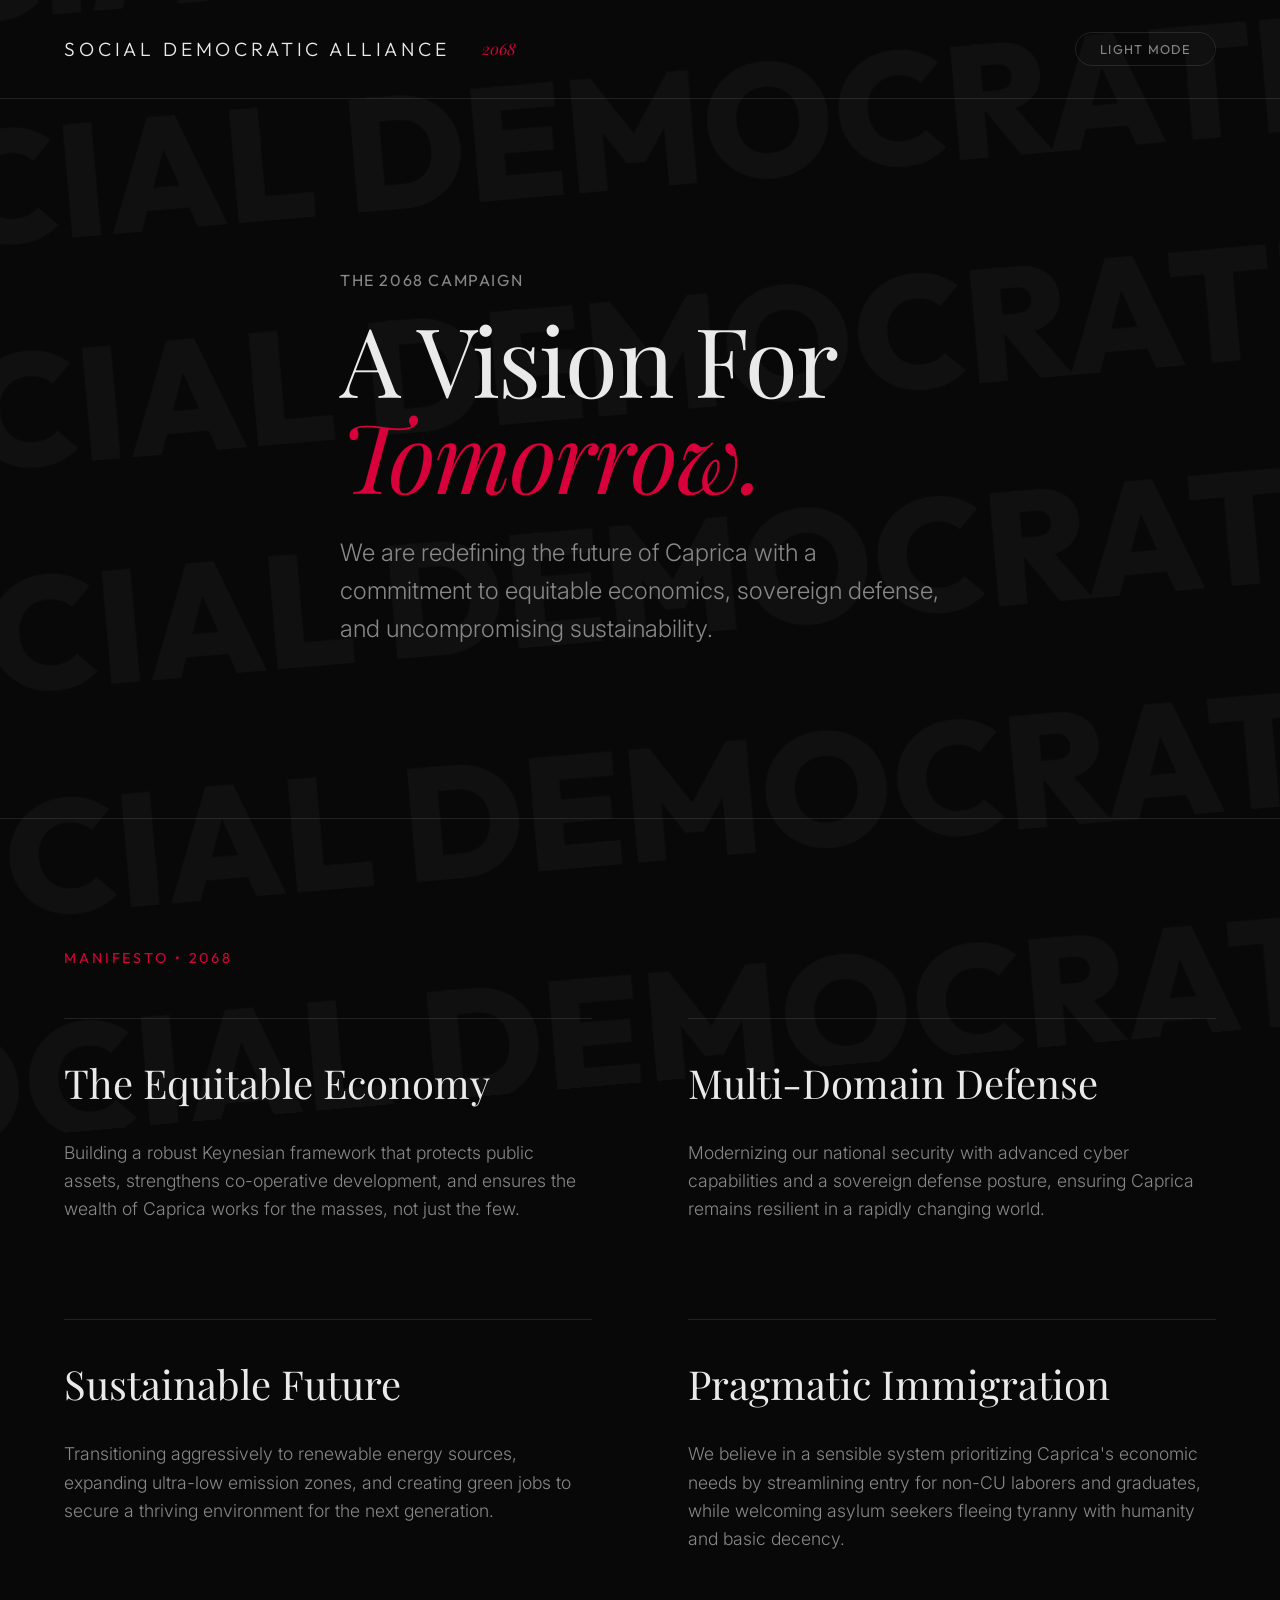
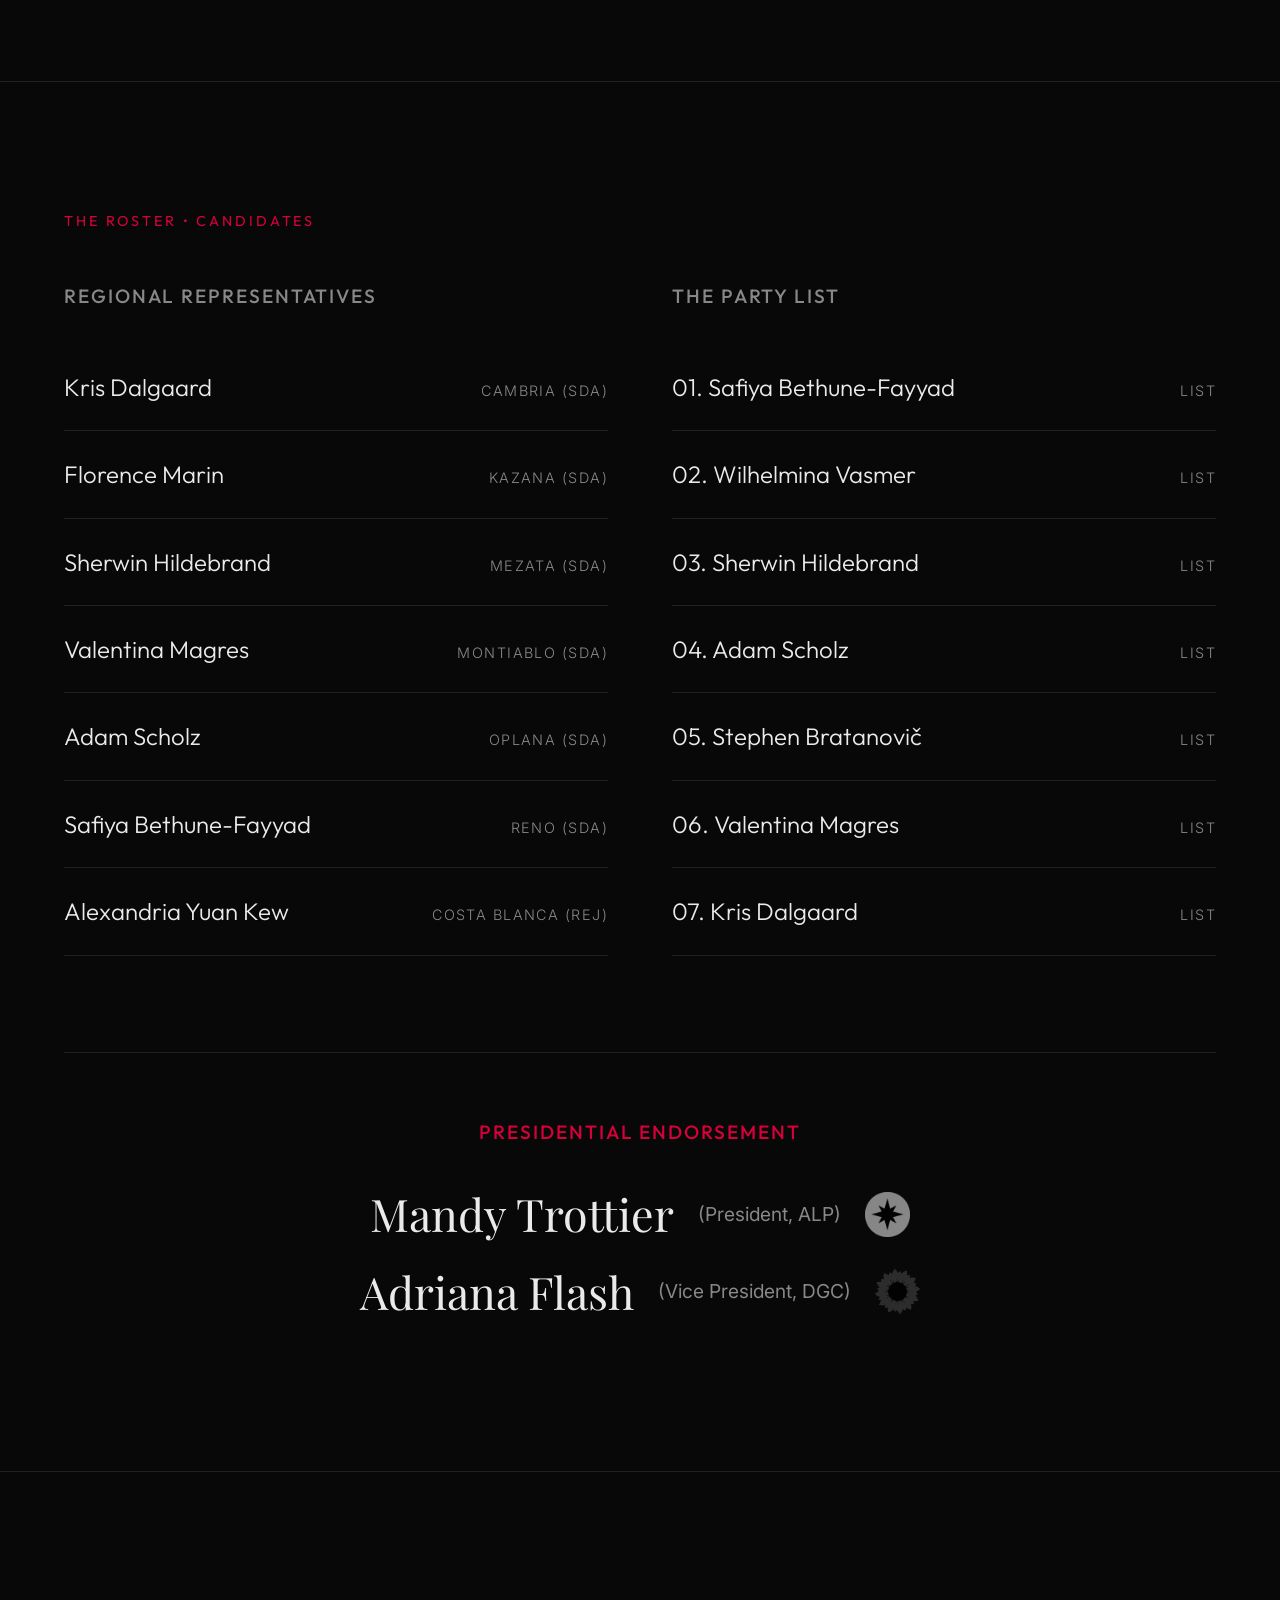
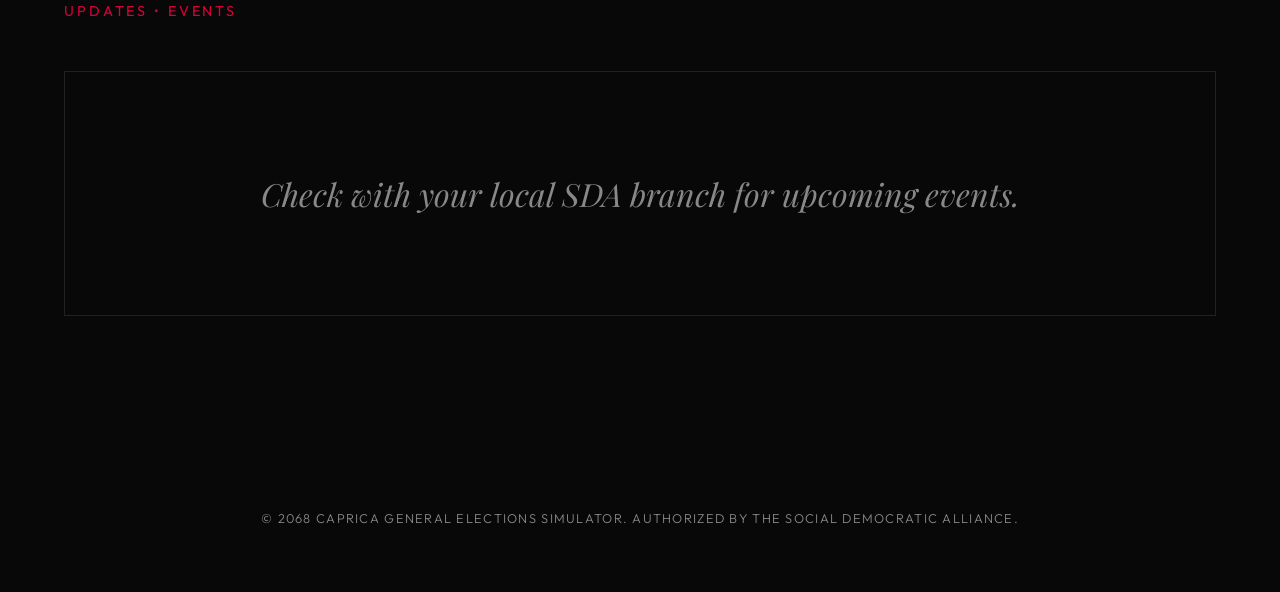
<file: index.html>
<!DOCTYPE html>
<html lang="en">
<head>
    <meta charset="UTF-8">
    <meta name="viewport" content="width=device-width, initial-scale=1.0">
    <title>SDA | 2068 Caprica Elections</title>
    <meta name="description" content="The official campaign website for the Social Democratic Alliance for the 2068 General Elections of Caprica.">
    <link rel="stylesheet" href="css/style.css?v=2068-mag-v4">
</head>
<body>

    <!-- Global Background Marquee -->
    <div class="global-marquee-container" id="global-marquee-container">
        <!-- Injected via JS -->
    </div>

    <nav>
        <div class="nav-left">
            <div class="nav-brand">Social Democratic Alliance</div>
            <div class="nav-year">2068</div>
        </div>
        <button id="theme-toggle" class="theme-toggle">Light Mode</button>
    </nav>

    <header class="hero">
        <div class="container">
            <div class="hero-sub">The 2068 Campaign</div>
            <h1 class="editorial-header">A Vision For <br><i>Tomorrow.</i></h1>
            <p class="hero-description">We are redefining the future of Caprica with a commitment to equitable economics, sovereign defense, and uncompromising sustainability.</p>
        </div>
    </header>

    <section class="platform-section">
        <div class="container">
            <span class="section-label">Manifesto &bull; 2068</span>
            <div class="platform-grid">
                
                <article class="platform-article">
                    <h3>The Equitable Economy</h3>
                    <p>Building a robust Keynesian framework that protects public assets, strengthens co-operative development, and ensures the wealth of Caprica works for the masses, not just the few.</p>
                </article>

                <article class="platform-article">
                    <h3>Multi-Domain Defense</h3>
                    <p>Modernizing our national security with advanced cyber capabilities and a sovereign defense posture, ensuring Caprica remains resilient in a rapidly changing world.</p>
                </article>

                <article class="platform-article">
                    <h3>Sustainable Future</h3>
                    <p>Transitioning aggressively to renewable energy sources, expanding ultra-low emission zones, and creating green jobs to secure a thriving environment for the next generation.</p>
                </article>
                
                <article class="platform-article">
                    <h3>Pragmatic Immigration</h3>
                    <p>We believe in a sensible system prioritizing Caprica's economic needs by streamlining entry for non-CU laborers and graduates, while welcoming asylum seekers fleeing tyranny with humanity and basic decency.</p>
                </article>

            </div>
        </div>
    </section>

    <section class="candidates-section">
        <div class="container">
            <span class="section-label">The Roster &bull; Candidates</span>
            
            <div class="roster-grid">
                <div>
                    <h3 style="font-family: var(--font-display); font-weight: 500; font-size: 1.2rem; margin-bottom: 2rem; color: var(--text-muted); text-transform: uppercase; letter-spacing: 0.1em;">Regional Representatives</h3>
                    <ul class="roster-list">
                        <li>Kris Dalgaard <span>Cambria (SDA)</span></li>
                        <li>Florence Marin <span>Kazana (SDA)</span></li>
                        <li>Sherwin Hildebrand <span>Mezata (SDA)</span></li>
                        <li>Valentina Magres <span>Montiablo (SDA)</span></li>
                        <li>Adam Scholz <span>Oplana (SDA)</span></li>
                        <li>Safiya Bethune-Fayyad <span>Reno (SDA)</span></li>
                        <li class="rej-candidate">Alexandria Yuan Kew <span>Costa Blanca (REJ)</span></li>
                    </ul>
                </div>

                <div>
                    <h3 style="font-family: var(--font-display); font-weight: 500; font-size: 1.2rem; margin-bottom: 2rem; color: var(--text-muted); text-transform: uppercase; letter-spacing: 0.1em;">The Party List</h3>
                    <ul class="roster-list">
                        <li>01. Safiya Bethune-Fayyad <span>List</span></li>
                        <li>02. Wilhelmina Vasmer <span>List</span></li>
                        <li>03. Sherwin Hildebrand <span>List</span></li>
                        <li>04. Adam Scholz <span>List</span></li>
                        <li>05. Stephen Bratanovič <span>List</span></li>
                        <li>06. Valentina Magres <span>List</span></li>
                        <li>07. Kris Dalgaard <span>List</span></li>
                    </ul>
                </div>
            </div>

            <div style="margin-top: 6rem; padding-top: 4rem; border-top: 1px solid var(--line-color); text-align: center;">
                <h3 style="font-family: var(--font-display); font-weight: 500; font-size: 1.2rem; margin-bottom: 2.5rem; color: var(--sda-red); text-transform: uppercase; letter-spacing: 0.1em;">Presidential Endorsement</h3>
                <div class="endorsement-item endorsement-alp">
                    Mandy Trottier <span>(President, ALP)</span>
                    <img src="assets/ALiconnew.png" alt="ALP Logo">
                </div>
                <div class="endorsement-item endorsement-dgc">
                    Adriana Flash <span>(Vice President, DGC)</span>
                    <img src="assets/Greenelectionsymbol.png" alt="DGC Logo">
                </div>
            </div>

        </div>
    </section>

    <section class="news-section" style="border-bottom: none;">
        <div class="container">
            <span class="section-label">Updates &bull; Events</span>
            <div style="padding: 6rem 0; text-align: center; border: 1px solid var(--line-color);">
                <p style="font-family: var(--font-serif); font-size: 2rem; color: var(--text-muted); font-style: italic;">Check with your local SDA branch for upcoming events.</p>
            </div>
        </div>
    </section>

    <footer>
        &copy; 2068 Caprica General Elections Simulator. Authorized by the Social Democratic Alliance.
    </footer>

    <script src="js/main.js?v=2068-v2"></script>
</body>
</html>
</file>
<file: css/style.css>
@import url('https://fonts.googleapis.com/css2?family=Inter:wght@300;400;500&family=Outfit:wght@300;500;800&family=Playfair+Display:ital,wght@0,400;0,600;1,400&display=swap');

:root {
  --sda-red: #D7003A;
  
  /* Dark Theme (Default) */
  --bg-color: #080808;
  --text-main: #EAEAEA;
  --text-muted: #888888;
  --line-color: rgba(255, 255, 255, 0.1);
  --marquee-color: #FFFFFF;
  --logo-invert: 1;
  
  --font-body: 'Inter', sans-serif;
  --font-display: 'Outfit', sans-serif;
  --font-serif: 'Playfair Display', serif;
}

[data-theme="light"] {
  --bg-color: #F8F9FA;
  --text-main: #111111;
  --text-muted: #666666;
  --line-color: rgba(0, 0, 0, 0.1);
  --marquee-color: #111111;
  --logo-invert: 0;
}

* {
  box-sizing: border-box;
  margin: 0;
  padding: 0;
}

body {
  font-family: var(--font-body);
  background-color: var(--bg-color);
  color: var(--text-main);
  line-height: 1.6;
  overflow-x: hidden;
  position: relative;
}

/* --- Global Background Marquee --- */
.global-marquee-container {
  position: fixed;
  top: -20%;
  left: -20%;
  width: 140%;
  height: 140%;
  z-index: -1;
  pointer-events: none;
  overflow: hidden;
  display: flex;
  flex-direction: column;
  justify-content: center;
  transform: rotate(-5deg);
  opacity: 0.03; /* Very subtle */
}

.marquee-row {
  display: flex;
  white-space: nowrap;
  margin-bottom: -2rem;
  width: max-content;
}

.marquee-text {
  font-family: var(--font-display);
  font-size: 10rem;
  font-weight: 800;
  color: var(--marquee-color);
  padding-right: 4rem;
  text-transform: uppercase;
  transition: color 0.3s ease;
}

.marquee-row:nth-child(odd) {
  animation: scroll-left 240s linear infinite;
}
.marquee-row:nth-child(even) {
  animation: scroll-right 240s linear infinite;
}

@keyframes scroll-left {
  0% { transform: translateX(0); }
  100% { transform: translateX(-50%); }
}

@keyframes scroll-right {
  0% { transform: translateX(-50%); }
  100% { transform: translateX(0); }
}

/* --- Layout --- */
.container {
  max-width: 1600px;
  margin: 0 auto;
  padding: 0 4rem;
}

/* --- Typography --- */
h1, h2, h3, h4 {
  font-weight: normal;
}

.editorial-header {
  font-family: var(--font-serif);
  font-size: 6rem;
  line-height: 1;
  letter-spacing: -0.02em;
  margin-bottom: 2rem;
}

.editorial-header i {
  color: var(--sda-red);
}

/* --- Navigation --- */
nav {
  display: flex;
  justify-content: space-between;
  align-items: center;
  padding: 2rem 4rem;
  border-bottom: 1px solid var(--line-color);
  background: transparent;
}

.nav-left {
  display: flex;
  align-items: center;
  gap: 2rem;
}

.nav-brand {
  font-family: var(--font-display);
  font-size: 1.2rem;
  font-weight: 300;
  letter-spacing: 0.2em;
  text-transform: uppercase;
}

.nav-year {
  font-family: var(--font-serif);
  font-style: italic;
  color: var(--sda-red);
}

.theme-toggle {
  background: transparent;
  border: 1px solid var(--line-color);
  color: var(--text-muted);
  padding: 0.5rem 1.5rem;
  font-family: var(--font-display);
  font-size: 0.8rem;
  text-transform: uppercase;
  letter-spacing: 0.1em;
  cursor: pointer;
  transition: all 0.3s ease;
  border-radius: 50px;
}

.theme-toggle:hover {
  border-color: var(--text-main);
  color: var(--text-main);
}

/* --- Hero --- */
.hero {
  min-height: 80vh;
  display: flex;
  flex-direction: column;
  justify-content: center;
  border-bottom: 1px solid var(--line-color);
  padding: 6rem 0;
}

.hero-sub {
  font-family: var(--font-display);
  text-transform: uppercase;
  letter-spacing: 0.1em;
  font-size: 1rem;
  color: var(--text-muted);
  margin-bottom: 1rem;
}

.hero-description {
  font-family: var(--font-body);
  font-size: 1.5rem;
  font-weight: 300;
  max-width: 600px;
  color: var(--text-muted);
  margin-top: 2rem;
}

/* --- Editorial Sections --- */
section {
  padding: 8rem 0;
  border-bottom: 1px solid var(--line-color);
}

.section-label {
  font-family: var(--font-display);
  text-transform: uppercase;
  letter-spacing: 0.2em;
  font-size: 0.9rem;
  color: var(--sda-red);
  margin-bottom: 3rem;
  display: block;
}

/* --- Manifesto / Platform Layout --- */
.platform-grid {
  display: grid;
  grid-template-columns: 1fr 1fr;
  gap: 6rem;
}

.platform-article {
  border-top: 1px solid var(--line-color);
  padding-top: 2rem;
}

.platform-article h3 {
  font-family: var(--font-serif);
  font-size: 2.5rem;
  margin-bottom: 1.5rem;
}

.platform-article p {
  font-size: 1.1rem;
  color: var(--text-muted);
  font-weight: 300;
}

/* --- Roster (Candidates) --- */
.roster-grid {
  display: grid;
  grid-template-columns: 1fr 1fr;
  gap: 4rem;
}

.roster-list {
  list-style: none;
}

.roster-list li {
  display: flex;
  justify-content: space-between;
  align-items: baseline;
  padding: 1.5rem 0;
  border-bottom: 1px solid var(--line-color);
  font-family: var(--font-display);
  font-size: 1.5rem;
  font-weight: 300;
  transition: color 0.3s ease;
}

.roster-list li:hover {
  color: var(--sda-red);
}

.roster-list li.rej-candidate:hover {
  color: #D48C52;
}

.roster-list li span {
  font-family: var(--font-body);
  font-size: 0.9rem;
  color: var(--text-muted);
  text-transform: uppercase;
  letter-spacing: 0.1em;
}

/* --- Endorsements --- */
.endorsement-item {
  font-family: var(--font-serif);
  font-size: 2.8rem;
  margin-bottom: 1.5rem;
  line-height: 1.2;
  display: flex;
  align-items: center;
  justify-content: center;
  gap: 1.5rem;
  transition: color 0.3s ease;
  cursor: default;
}

.endorsement-item span {
  font-family: var(--font-body);
  font-size: 1.2rem;
  color: var(--text-muted);
  vertical-align: middle;
  transition: color 0.3s ease;
}

.endorsement-item img {
  height: 45px;
  filter: grayscale(100%) invert(var(--logo-invert));
  opacity: 0.7;
  transition: filter 0.3s ease, opacity 0.3s ease;
}

.endorsement-alp:hover, .endorsement-alp:hover span {
  color: #BF2519;
}
.endorsement-alp:hover img {
  filter: grayscale(0%) invert(0);
  opacity: 1;
}

.endorsement-dgc:hover, .endorsement-dgc:hover span {
  color: #0d8f3d;
}
.endorsement-dgc:hover img {
  filter: grayscale(0%) invert(0);
  opacity: 1;
}

/* --- Footer --- */
footer {
  padding: 4rem;
  text-align: center;
  font-family: var(--font-display);
  font-weight: 300;
  color: var(--text-muted);
  letter-spacing: 0.1em;
  font-size: 0.8rem;
  text-transform: uppercase;
}

@media (max-width: 768px) {
  .editorial-header { font-size: 4rem; }
  .platform-grid { grid-template-columns: 1fr; gap: 4rem; }
  .roster-grid { grid-template-columns: 1fr; }
  .container { padding: 0 2rem; }
}
</file>
